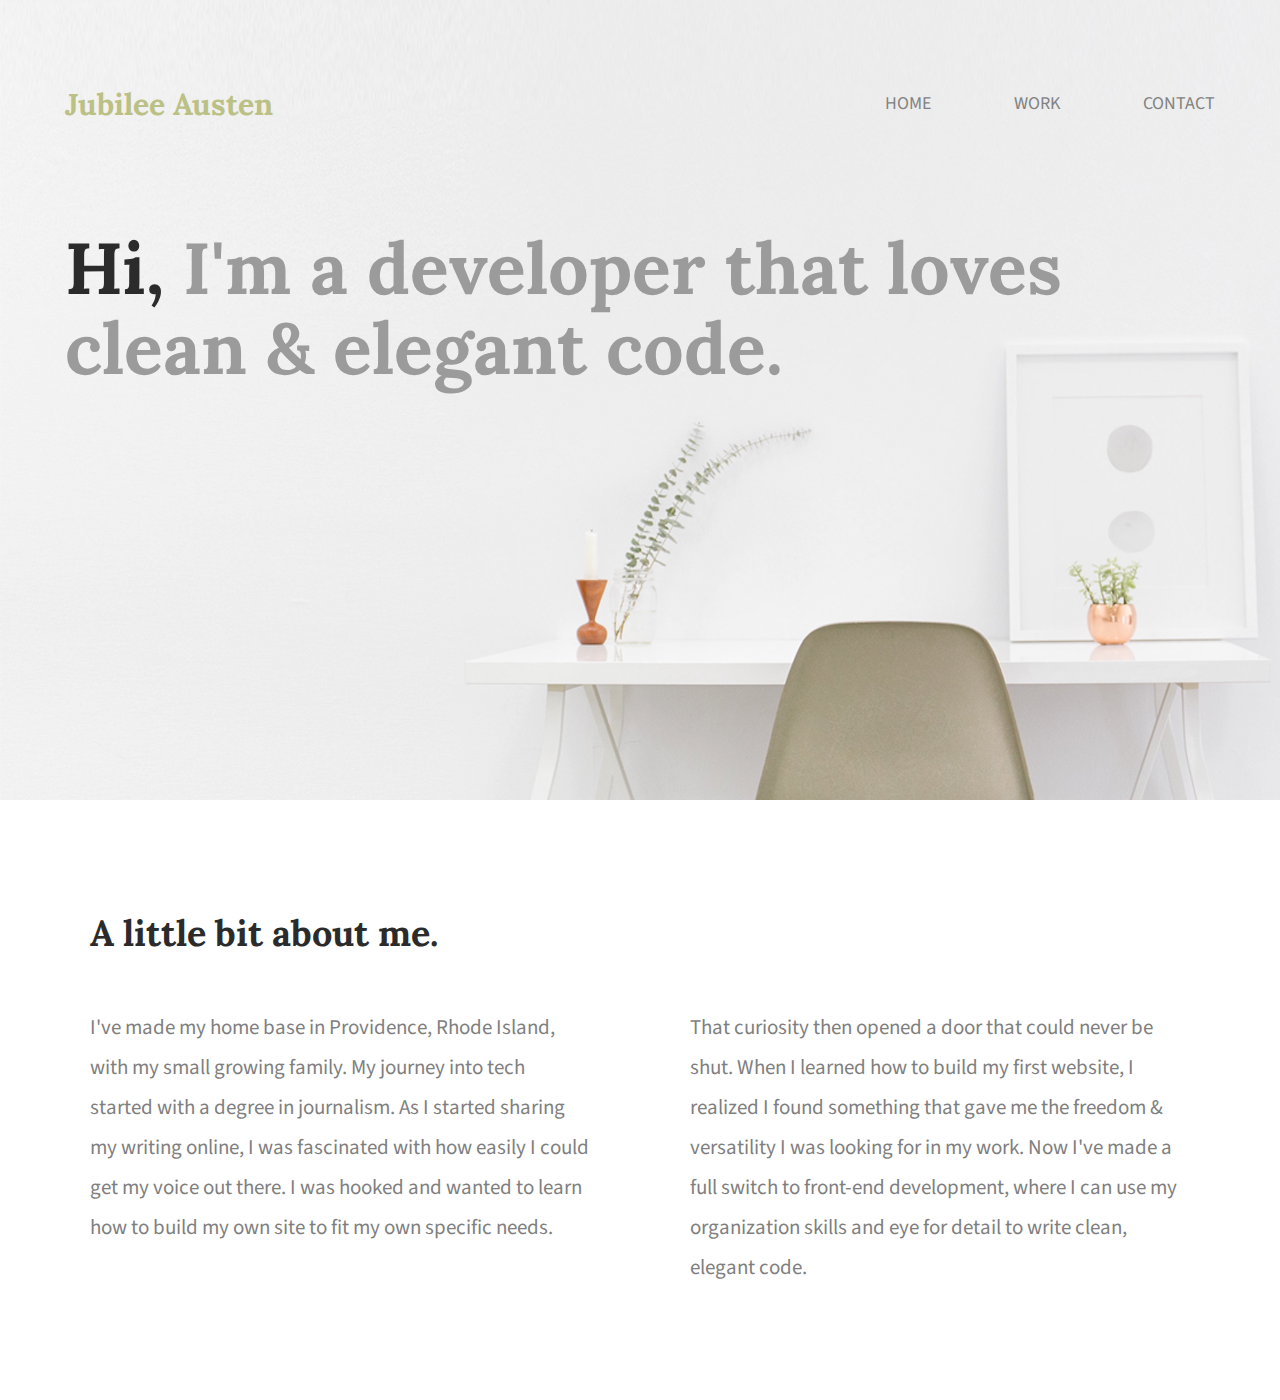
<file: index.html>
<!doctype html>
<html>
    <head>
        <meta charset="utf-8">
        <title>Jubilee Austen</title>
        <link rel="stylesheet" href="css/normalize.css">
        <link rel="stylesheet" href="css/main.css">
        <link href='https://fonts.googleapis.com/css?family=Source+Sans+Pro:400,700' rel='stylesheet' type='text/css'>
        <link href="https://fonts.googleapis.com/css?family=Lora:400,700" rel="stylesheet">
    </head>
    <body>
        <header id="home">
            <div class="full-width">
                <div class="half-width">
                    <h1>Jubilee Austen</h1>
                </div>
                <div class="half-width">
                    <nav>
                        <ul>
                            <li><a href="index.html">Home</a></li>
                            <li><a href="work/index.html">Work</a></li>
                            <li><a href="contact/index.html">Contact</a></li>
                        </ul>
                    </nav>
                </div>
                <h2><span>Hi, </span> I'm a developer that loves clean &amp; elegant code.</h2>
            </div>
        </header>

      <main>
          <section id="about">
              <div class="full-width">
                  <h2>A little bit about me.</h2>
                  <div class="half-width">
                      <p>I've made my home base in Providence, Rhode Island, with my small growing family. My journey into tech started with a degree in journalism. As I started sharing my writing online, I was fascinated with how easily I could get my voice out there. I was hooked and wanted to learn how to build my own site to fit my own specific needs.</p>
                  </div>
                  <div class="half-width">
                      <p>That curiosity then opened a door that could never be shut. When I learned how to build my first website, I realized I found something that gave me the freedom & versatility I was looking for in my work. Now I've made a full switch to front-end development, where I can use my organization skills and eye for detail to write clean, elegant code.</p>
                  </div>
              </div>
          </section>
        </main>
    </body>
</html>
</file>
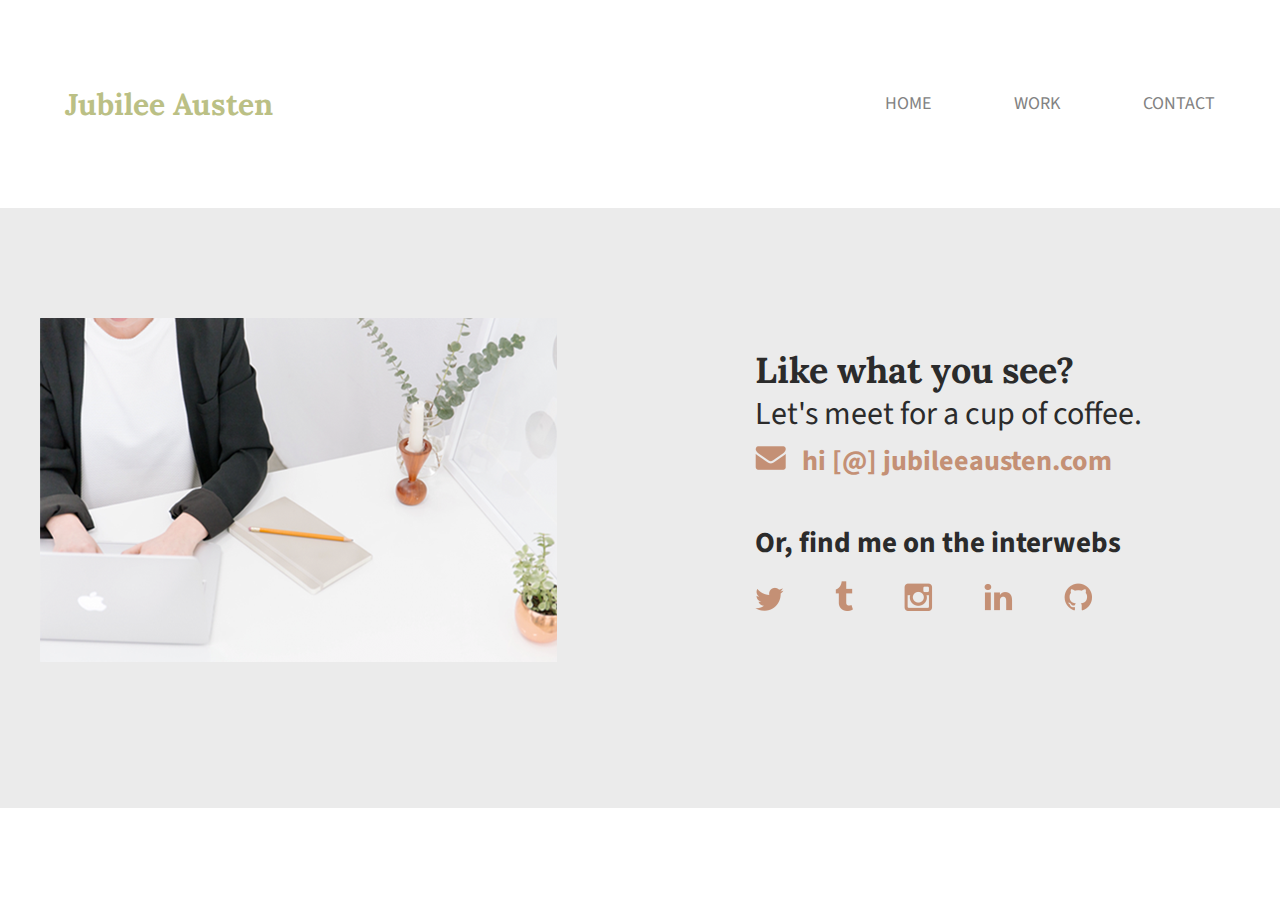
<file: contact/index.html>
<!doctype html>
<html>
    <head>
        <meta charset="utf-8">
        <title>Jubilee Austen | Contact</title>
        <link rel="stylesheet" href="../css/normalize.css">
        <link rel="stylesheet" href="../css/main.css">
        <link href='https://fonts.googleapis.com/css?family=Source+Sans+Pro:400,700' rel='stylesheet' type='text/css'>
        <link href="https://fonts.googleapis.com/css?family=Lora:400,700" rel="stylesheet">
    </head>
    <body>
        <header>
            <div class="full-width">
                <div class="half-width">
                    <h1>Jubilee Austen</h1>
                </div>
                  <div class="half-width">
                    <nav>
                        <ul>
                            <li><a href="../index.html">Home</a></li>
                            <li><a href="../work/index.html">Work</a></li>
                            <li><a href="contact/index.html">Contact</a></li>
                        </ul>
                    </nav>
                  </div>
            </div>
        </header>
        <main>
            <section id="contact">
              <div class="full-width">
                <div class="half-width">
                  <img id="contact-img" src="../img/contact.png" alt="contact image"/>
                </div>
                <div class="half-width" id="contact-info">
                  <h2>Like what you see?</h2>
                  <h3 id="email-header">Let's meet for a cup of coffee.</h3>
                  <a href="mailto:hi@jubileeausten.com"><img id="envelope" src="../img/icon-envelope.png" alt="envelope icon"/> hi [@] jubileeausten.com</a>
                  <h3 id="socialmedia-header">Or, find me on the interwebs</h3>
                    <ul>
                        <li><a href=""><img src="../img/icon-twitter.png" alt="twitter icon"/></a></li>
                        <li><a href=""><img src="../img/icon-tumblr.png" alt="tumblr icon"/></a></li>
                        <li><a href=""><img src="../img/icon-instagram.png" alt="instagram icon"/></a></li>
                        <li><a href=""><img src="../img/icon-linkedIn.png" alt="linkedIn icon"/></a></li>
                        <li><a href=""><img src="../img/icon-github.png" alt="github icon"/></a></li>
                    </ul>
                </div>
              </div>
          </main>
        </body>
</html>
</file>
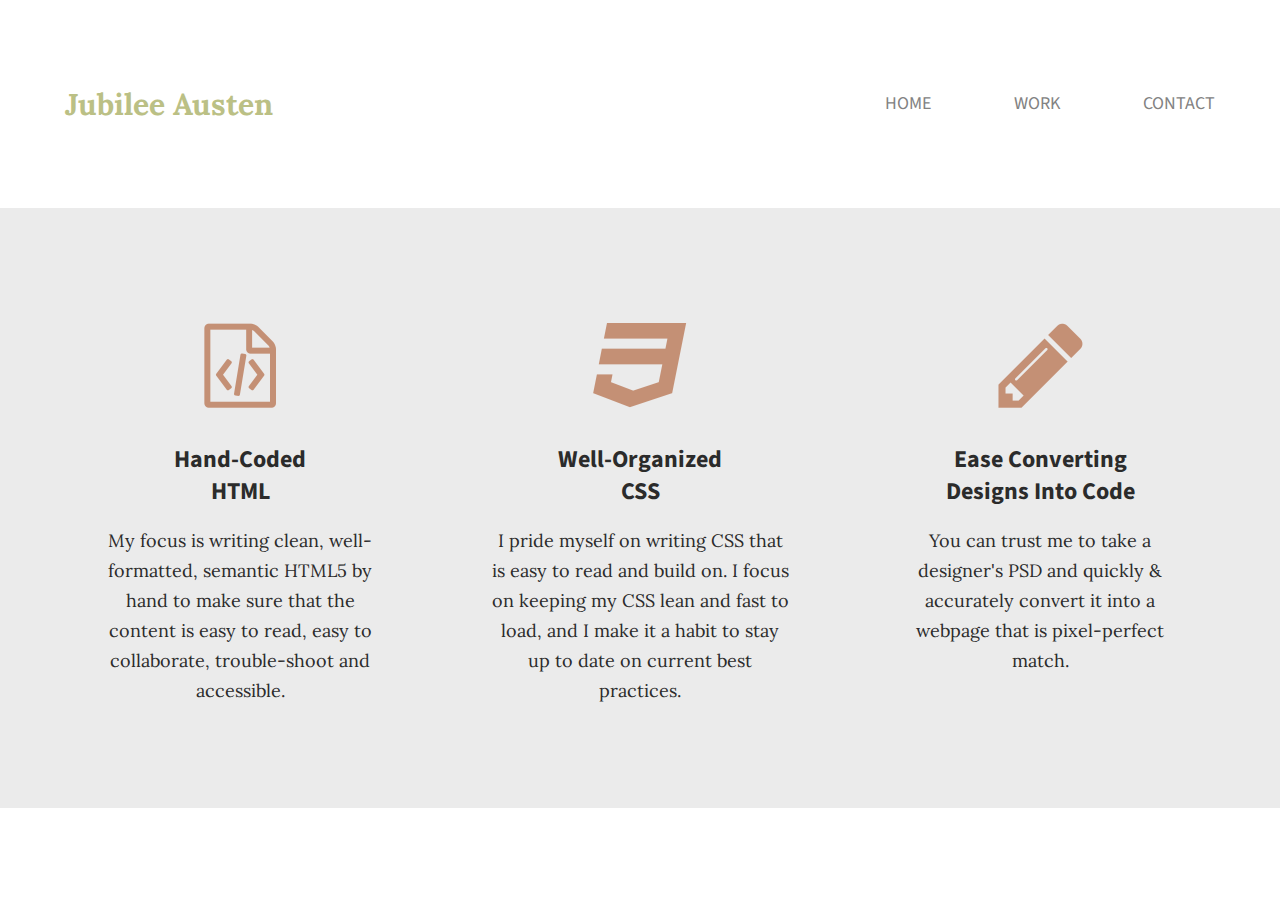
<file: work/index.html>
<!doctype html>
<html>
    <head>
        <meta charset="utf-8">
        <title>Jubilee Austen | Work</title>
        <link rel="stylesheet" href="../css/normalize.css">
        <link rel="stylesheet" href="../css/main.css">
        <link href='https://fonts.googleapis.com/css?family=Source+Sans+Pro:400,700' rel='stylesheet' type='text/css'>
        <link href="https://fonts.googleapis.com/css?family=Lora:400,700" rel="stylesheet">
    </head>
    <body>
        <header>
            <div class="full-width">
                <div class="half-width">
                    <h1>Jubilee Austen</h1>
                </div>
                  <div class="half-width">
                    <nav>
                        <ul>
                            <li><a href="../index.html">Home</a></li>
                            <li><a href="work/index.html">Work</a></li>
                            <li><a href="../contact/index.html">Contact</a></li>
                        </ul>
                    </nav>
                  </div>
              </div>
        </header>
        <main>
          <section id="work">
              <div class="full-width">
                  <div class="third-width">
                      <img src="../img/icon-html.png" alt="HTML icon"/>
                      <h3>Hand-Coded HTML</h3>
                      <p>My focus is writing clean, well-formatted, semantic HTML5 by hand to make sure that the content is easy to read, easy to collaborate, trouble-shoot and accessible.</p>
                  </div>
                  <div class="third-width">
                      <img src="../img/icon-css.png" alt="CSS icon"/>
                      <h3>Well-Organized CSS</h3>
                      <p>I pride myself on writing CSS that is easy to read and build on. I focus on keeping my CSS lean and fast to load, and I make it a habit to stay up to date on current best practices.</p>
                  </div>
                  <div class="third-width">
                      <img src="../img/icon-pencil.png" alt="Pencil icon"/>
                      <h3>Ease Converting Designs Into Code</h3>
                      <p>You can trust me to take a designer's PSD and quickly & accurately convert it into a webpage that is pixel-perfect match.</p>
                  </div>
                </div>
            </section>
        </main>
    </body>
</html>
</file>
<file: css/main.css>
/*****BASE STYLES*****/

body{
  font-family: 'Source Sans Pro', sans-serif;
  color: #2b2b2b;
}

#about, #work, #contact{
  height: 600px;
}

/*****GRID*****/

.full-width{
  width: 1200px;
  margin: 0 auto;
}

.half-width{
  width: 600px;
  float: left;
}

.third-width{
  width: 400px;
  float: left;
}

/*****HEADER*****/

#home {
  height: 800px;
  background: url('../img/hero.png');
  background-size: cover;
}

header h1 {
  font-family: 'Lora', serif;
  font-size: 30px;
  color: #bbc085;
  padding: 65px 0 65px 25px;
}

nav {
  float: right;
  padding: 75px 25px;
}

nav ul li {
  display: inline-block;
}

nav ul li a {
  text-transform: uppercase;
  text-decoration: none;
  font-size: 18px;
  color: #828282;
  padding-left: 80px;
}

header h2 {
  width: 1000px;
  clear: both;
  font-family: 'Lora', serif;
  font-size: 72px;
  line-height: 80px;
  color: #9b9b9b;
  padding: 20px 0 20px 25px;
}

header h2 span {
  color: #2b2b2b;
}


/*****ABOUT*****/

#about .full-width {
  padding: 80px 0;
}

#about h2 {
  font-family: 'Lora', serif;
  font-size: 36px;
  padding-left: 50px;
}

#about p {
  font-size: 21px;
  color: #7f7f7f;
  line-height: 40px;
  padding-left: 50px;
  padding-right: 50px;
}

/*****WORK*****/

#work {
  background-color: #ebebeb;
  text-align: center;
  clear: both;
}

#work .full-width{
  padding: 115px 0;
}

#work img{
  padding-bottom: 30px;
}

#work h3 {
  font-size: 24px;
  line-height: 32px;
  width: 190px;
  margin: 0 auto;
}

#work p {
  font-family: 'Lora', serif;
  font-size: 18px;
  line-height: 30px;
  padding: 0 50px;
}

/*****CONTACT*****/

#contact {
  background-color: #ebebeb;
  clear: both;
}

#contact .full-width {
  padding: 110px 0;
}

#contact img #contact-img {
  margin-left: 25px;
  border: 12px solid #ffffff;
}

#contact h2, #contact #email-header, #contact #socialmedia-header, #contact ul {
  padding-left: 115px;
}

#contact #envelope {
  padding: 0 10px 0 115px;
}

#contact h2 {
  font-family: 'Lora', serif;
  font-size: 36px;
  line-height: 44px;
}

#contact #email-header {
  font-size: 32px;
  font-weight: 400;
  line-height: 44px;
  margin: -30px 0 5px 0;
}

#contact #socialmedia-header {
  font-weight: bold;
  font-size: 29px;
  line-height: 44px;
  margin: 40px 0 0 0;
}

#contact a {
  text-decoration: none;
  color: #c49075;
  font-weight: bold;
  font-size: 28px;
}

#contact ul {
  list-style: none;
}

#contact ul li{
  display: inline-block;
}

#contact ul img {
  font-size: 32px;
  padding-right: 48px;
}
</file>
